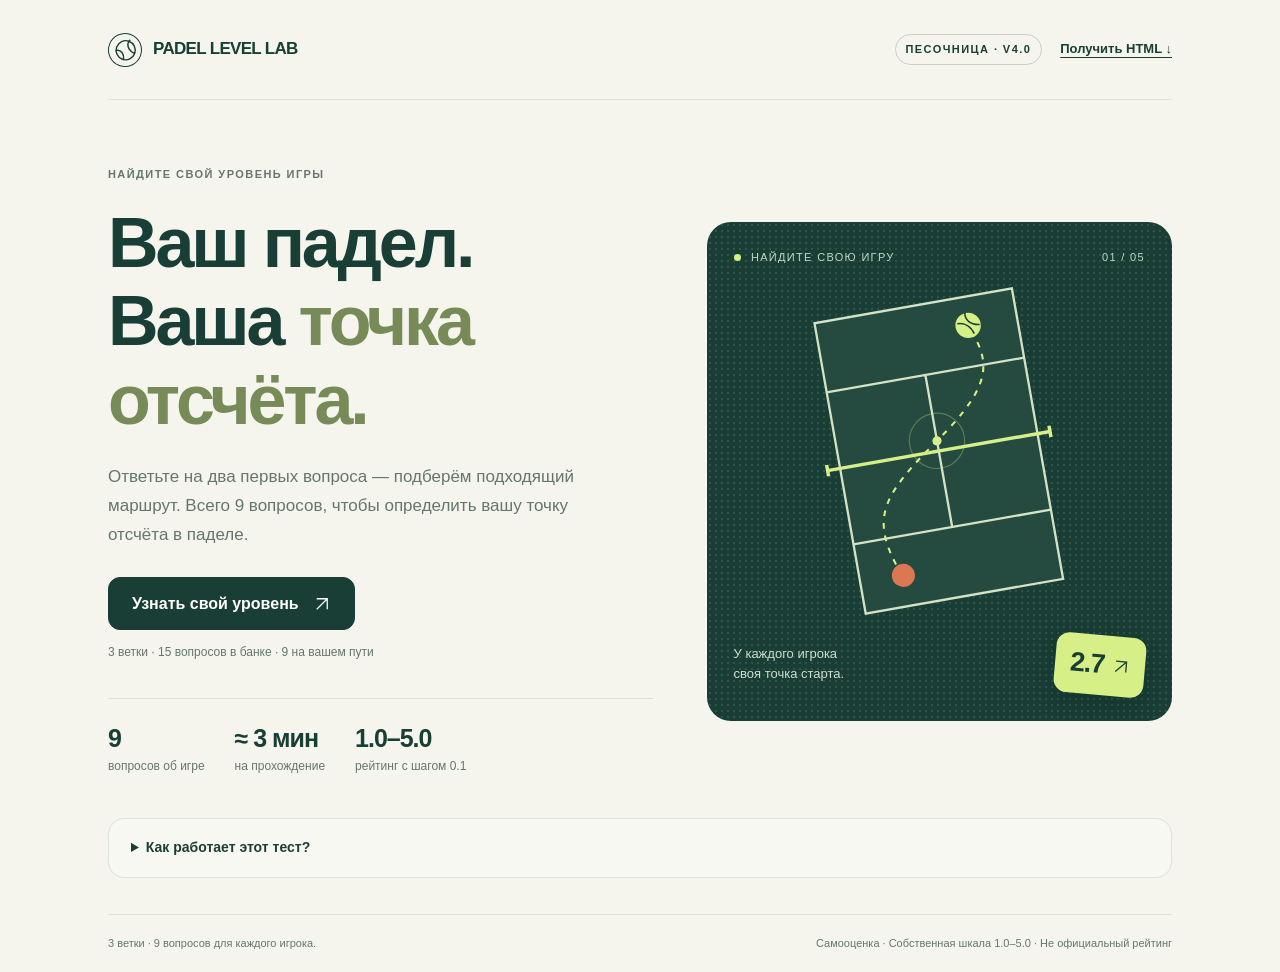
<file: index.html>
<!doctype html>
<html lang="ru">
<head>
  <meta charset="utf-8">
  <meta name="viewport" content="width=device-width, initial-scale=1, viewport-fit=cover">
  <meta name="theme-color" content="#183e35">
  <meta name="description" content="Адаптивный тест уровня игры в падел: 3 ветки, 15 вопросов в банке и 9 вопросов на прохождение. Рейтинг от 1.0 до 5.0.">
  <title>Padel Level Lab — узнай свой уровень</title>
  <style>
    :root { --ink:#183e35; --muted:#65766e; --paper:#f5f5ee; --white:#fffefa; --line:#dce2d7; --lime:#d6ef87; --orange:#dc7754; --soft:#edf1e7; --radius:24px; }
    * { box-sizing:border-box; }
    body { margin:0; background:var(--paper); color:var(--ink); font-family:Inter,ui-sans-serif,-apple-system,BlinkMacSystemFont,"Segoe UI",sans-serif; font-size:16px; line-height:1.55; -webkit-text-size-adjust:100%; text-size-adjust:100%; }
    button,input,textarea { font:inherit; }
    button { cursor:pointer; }
    button:disabled { cursor:default; opacity:.42; }
    button,a,input,textarea,summary { -webkit-tap-highlight-color:transparent; }
    :focus-visible { outline:3px solid #ac6b35; outline-offset:4px; }
    h1,h2,h3,p { margin:0; }
    h1,h2 { font-weight:650; letter-spacing:-.045em; line-height:1.12; }
    h1 { font-size:clamp(42px,6vw,70px); }
    h2 { font-size:clamp(28px,4vw,42px); }
    h3 { font-size:18px; letter-spacing:-.02em; }
    a { color:inherit; }
    .shell { max-width:1120px; margin:0 auto; padding:0 28px; padding-left:max(28px,env(safe-area-inset-left)); padding-right:max(28px,env(safe-area-inset-right)); }
    .header { min-height:100px; display:flex; align-items:center; justify-content:space-between; gap:16px; border-bottom:1px solid var(--line); position:sticky; top:0; z-index:5; background:var(--paper); }
    .brand { display:flex; align-items:center; gap:11px; font-size:17px; font-weight:750; letter-spacing:-.04em; }
    .brand-mark { width:34px; height:34px; flex-shrink:0; display:grid; place-items:center; border:1.5px solid var(--ink); border-radius:50%; transform:rotate(-25deg); }
    .brand-mark svg { width:23px; height:23px; }
    .header-actions { display:flex; align-items:center; gap:18px; }
    .badge,.eyebrow { font-size:11px; letter-spacing:.13em; text-transform:uppercase; font-weight:700; }
    .badge { border:1px solid #c7d1be; padding:6px 10px; border-radius:30px; white-space:nowrap; }
    .text-button { border:0; padding:8px 0; background:transparent; color:var(--ink); font-size:13px; font-weight:600; text-decoration:underline; text-underline-offset:4px; }
    main { padding:44px 0 36px; min-height:calc(100svh - 174px); }
    .hero { display:grid; grid-template-columns:1.17fr 1fr; gap:54px; align-items:center; padding:22px 0 40px; }
    .eyebrow { color:var(--muted); margin-bottom:21px; display:block; }
    .hero h1 span { color:#768b57; }
    .lead { color:var(--muted); font-size:17px; line-height:1.7; max-width:480px; margin:24px 0 27px; }
    .button { border:1px solid var(--ink); border-radius:12px; padding:15px 23px; display:inline-flex; align-items:center; justify-content:center; gap:14px; color:var(--white); background:var(--ink); font-weight:650; line-height:1.35; min-height:52px; transition:background .15s,transform .15s; }
    .button:hover:not(:disabled) { background:#28574a; transform:translateY(-1px); }
    .button.secondary { background:transparent; color:var(--ink); border-color:#c7d0c2; }
    .button.secondary:hover:not(:disabled) { background:var(--soft); }
    .button.lime { background:var(--lime); color:var(--ink); border-color:var(--lime); }
    .button.lime:hover:not(:disabled) { background:#e2f5ad; }
    .arrow { font-size:21px; line-height:1; }
    .icon { width:18px; height:18px; flex-shrink:0; vertical-align:middle; }
    .micro { font-size:12px; color:var(--muted); }
    .hero .micro { margin-top:13px; }
    .stats { display:flex; gap:30px; margin-top:36px; padding-top:24px; border-top:1px solid var(--line); }
    .stat strong { display:block; font-size:25px; line-height:1.2; font-weight:600; letter-spacing:-.04em; }
    .stat span { font-size:12px; color:var(--muted); }
    .court-card { overflow:hidden; position:relative; background:var(--ink); color:var(--white); border-radius:var(--radius); min-height:460px; padding:27px; display:flex; flex-direction:column; justify-content:space-between; }
    .court-card::before { content:""; position:absolute; inset:0; opacity:.11; background-image:radial-gradient(#fff 1px,transparent 1px); background-size:6px 6px; pointer-events:none; }
    .court-top,.court-bottom { display:flex; justify-content:space-between; align-items:center; position:relative; gap:12px; }
    .court-top { font-size:11px; letter-spacing:.12em; text-transform:uppercase; color:#c3d5c4; }
    .live-dot { width:7px; height:7px; border-radius:50%; background:var(--lime); display:inline-block; margin-right:6px; }
    .court { width:84%; margin:17px auto; transform:rotate(-10deg); overflow:visible; }
    .court-bottom p { font-size:13px; color:#cfddce; max-width:160px; }
    .rating-chip { background:var(--lime); color:var(--ink); padding:9px 15px; border-radius:13px; font-size:27px; letter-spacing:-.04em; font-weight:650; box-shadow:0 7px 20px #0b211b44; transform:rotate(5deg); display:inline-flex; align-items:center; gap:8px; }
    .method { border:1px solid var(--line); background:#ffffff44; border-radius:16px; padding:18px 22px; }
    summary { cursor:pointer; font-size:14px; font-weight:650; }
    .method p { margin-top:12px; color:var(--muted); font-size:14px; max-width:850px; }
    .method code { font-size:13px; color:var(--ink); white-space:normal; }
    .footer { border-top:1px solid var(--line); padding:20px 0; display:flex; justify-content:space-between; gap:14px; color:var(--muted); font-size:11px; }
    .quiz-layout { display:grid; grid-template-columns:230px minmax(0,1fr); gap:38px; align-items:start; }
    .sidebar { padding-top:12px; }
    .sidebar h2 { font-size:29px; margin:13px 0; }
    .sidebar p { color:var(--muted); font-size:13px; }
    .progress-track { height:5px; background:#dce4d4; border-radius:20px; overflow:hidden; margin:24px 0 10px; }
    .progress-fill { height:100%; background:var(--ink); transition:width .2s; }
    .step-list { display:grid; grid-template-columns:repeat(3,32px); gap:7px; margin:22px 0; }
    .step { aspect-ratio:1; display:grid; place-items:center; border-radius:50%; color:var(--muted); font-size:11px; background:transparent; border:1px solid #cdd7c6; padding:0; }
    .step.done { background:var(--lime); color:var(--ink); border-color:var(--lime); }
    .step.current { background:var(--ink); color:var(--white); border-color:var(--ink); }
    .sidebar-note { border-top:1px solid var(--line); padding-top:20px; }
    .route-label { margin:16px 0 8px; padding:10px 12px; border-radius:10px; background:var(--soft); color:var(--ink); font-size:12px; line-height:1.5; }
    .question-card { background:var(--white); border:1px solid var(--line); border-radius:var(--radius); padding:34px; }
    .question-meta { display:flex; justify-content:space-between; align-items:center; gap:12px; margin-bottom:23px; }
    .question-meta .eyebrow { margin:0; }
    .weight { font-size:11px; color:var(--muted); background:var(--soft); border-radius:20px; padding:5px 10px; white-space:nowrap; }
    .question-card h1 { font-size:clamp(25px,3.3vw,35px); line-height:1.22; margin-bottom:23px; }
    [tabindex="-1"]:focus { outline:none; }
    .explanation { padding:12px 15px; border-radius:12px; background:var(--soft); color:var(--muted); font-size:13px; margin:-5px 0 20px; }
    fieldset { border:0; padding:0; margin:0; min-width:0; }
    .sr-only { position:absolute; width:1px; height:1px; padding:0; margin:-1px; overflow:hidden; clip:rect(0,0,0,0); white-space:nowrap; border:0; }
    .options { display:grid; gap:10px; }
    .option { position:relative; display:flex; align-items:center; gap:13px; min-height:65px; padding:14px 16px; border:1px solid var(--line); border-radius:13px; cursor:pointer; transition:border-color .15s,background .15s; }
    .option:hover { background:#f5f7ef; border-color:#abbca2; }
    .option:has(input:checked) { background:#edf4dd; border-color:var(--ink); }
    .option:has(input:focus-visible) { outline:3px solid #ac6b35; outline-offset:2px; }
    .option input { position:absolute; width:1px; height:1px; opacity:0; }
    .letter { flex:0 0 29px; width:29px; height:29px; display:grid; place-items:center; border-radius:8px; border:1px solid #d4dbcc; font-size:12px; font-weight:650; color:var(--muted); background:var(--white); }
    .option:has(input:checked) .letter { background:var(--ink); color:var(--white); border-color:var(--ink); }
    .option-text { font-size:14px; line-height:1.5; }
    .question-nav { display:flex; justify-content:space-between; gap:15px; margin-top:26px; padding-top:23px; border-top:1px solid var(--line); }
    .question-nav .button { min-width:116px; font-size:14px; padding:13px 18px; }
    .question-help { text-align:center; margin-top:15px; font-size:11px; color:var(--muted); }
    .result-heading { margin:0 0 25px; display:flex; justify-content:space-between; gap:15px; align-items:end; }
    .result-heading .eyebrow { margin-bottom:9px; }
    .result-grid { display:grid; grid-template-columns:1fr 1fr; gap:22px; align-items:stretch; }
    .score-card { background:var(--ink); color:var(--white); border-radius:var(--radius); padding:29px; display:flex; flex-direction:column; align-items:center; justify-content:center; text-align:center; }
    .score-caption { color:#d0ddce; font-size:13px; }
    .score-ring { --progress:0%; width:210px; height:210px; border-radius:50%; background:conic-gradient(from -30deg,var(--lime) var(--progress),#ffffff20 0); padding:8px; margin:23px auto; }
    .score-inside { width:100%; height:100%; border-radius:50%; background:var(--ink); display:flex; flex-direction:column; justify-content:center; align-items:center; }
    .score-value { font-size:79px; line-height:1; font-weight:600; letter-spacing:-.07em; padding-right:5px; color:var(--lime); }
    .score-inside span:last-child { color:#c8d8c9; font-size:12px; margin-top:8px; }
    .score-card p:last-child { color:#d0ddce; font-size:13px; max-width:300px; }
    .panel { background:var(--white); border:1px solid var(--line); border-radius:var(--radius); padding:28px; }
    .panel > p { color:var(--muted); font-size:13px; margin:10px 0 21px; }
    .file-help h1 { font-size:clamp(28px,4vw,42px); }
    .fields { display:grid; grid-template-columns:1fr 1fr; gap:13px; }
    .field { display:flex; flex-direction:column; gap:7px; font-size:12px; color:var(--muted); }
    .field.full { grid-column:1 / -1; }
    input[type="text"],input[type="number"],textarea { width:100%; border:1px solid #cdd6c6; border-radius:10px; padding:11px 12px; color:var(--ink); background:var(--white); font-size:14px; }
    textarea { resize:vertical; min-height:78px; }
    .feedback-hint { font-size:12px; color:var(--muted); margin-top:13px; }
    .result-actions { display:flex; flex-wrap:wrap; gap:11px; margin:23px 0 13px; }
    .result-actions .button { font-size:14px; padding:13px 18px; }
    .status { font-size:13px; color:var(--ink); min-height:23px; }
    .details { margin-top:24px; }
    .details summary { padding:1px 0; }
    .formula { background:var(--soft); padding:15px 18px; border-radius:12px; margin:20px 0; font-size:14px; }
    .table-wrap { overflow-x:auto; }
    table { border-collapse:collapse; width:100%; font-size:13px; text-align:left; }
    th { font-size:11px; font-weight:650; color:var(--muted); }
    th,td { border-bottom:1px solid var(--line); padding:12px 9px; vertical-align:top; }
    th:first-child,td:first-child { padding-left:0; }
    td:not(:first-child),th:not(:first-child) { text-align:right; white-space:nowrap; }
    tfoot td { font-weight:700; border-bottom:0; }
    .details .micro { margin-top:16px; }
    .restart-row { display:flex; gap:22px; margin-top:22px; flex-wrap:wrap; }
    dialog { border:1px solid var(--line); border-radius:18px; max-width:600px; width:calc(100% - 32px); padding:25px; color:var(--ink); background:var(--white); }
    dialog::backdrop { background:#142b25aa; }
    dialog h2 { font-size:25px; margin-bottom:15px; }
    dialog textarea { min-height:230px; margin-bottom:15px; }
    .share-instructions { color:var(--muted); font-size:13px; margin:16px 0; padding-left:21px; }
    .share-instructions li { margin:7px 0; }
    .share-actions { display:flex; flex-wrap:wrap; gap:10px; margin:18px 0; }
    .share-actions .button { font-size:13px; padding:12px 16px; }
    #share-source { font:11px/1.5 ui-monospace,SFMono-Regular,Consolas,monospace; min-height:150px; }
    #share-status { margin-bottom:12px; }
    @media (max-width:800px) {
      .hero { gap:27px; grid-template-columns:1.1fr 1fr; }
      .court-card { min-height:405px; padding:22px; }
      .quiz-layout { grid-template-columns:180px minmax(0,1fr); gap:22px; }
      .question-card { padding:25px; }
      .stats { gap:21px; }
    }
    @media (max-width:640px) {
      .shell { padding:0 19px; padding-left:max(19px,env(safe-area-inset-left)); padding-right:max(19px,env(safe-area-inset-right)); }
      .header { min-height:77px; }
      .brand { font-size:15px; gap:8px; }
      .brand-mark { width:28px; height:28px; }
      .header-actions { gap:10px; }
      .header .badge { display:none; }
      .header .text-button { font-size:11px; white-space:nowrap; min-height:44px; }
      main { padding-top:26px; }
      .hero { grid-template-columns:1fr; padding:7px 0 25px; gap:30px; }
      .hero h1 { font-size:49px; }
      .lead { font-size:15px; margin:19px 0 22px; }
      .hero .button { width:100%; }
      .stats { margin-top:25px; justify-content:space-between; gap:10px; }
      .stat strong { font-size:23px; }
      .court-card { min-height:0; height:300px; padding:20px; }
      .court { width:205px; max-height:195px; margin:0 auto; }
      .court-bottom p { max-width:200px; font-size:11px; }
      .rating-chip { font-size:22px; padding:5px 12px; }
      .method { padding:16px; }
      .quiz-layout { grid-template-columns:1fr; gap:18px; }
      .sidebar { padding-top:0; }
      .sidebar .eyebrow { margin-bottom:6px; }
      .sidebar h2,.sidebar > p,.sidebar-note,.step-list { display:none; }
      .progress-track { margin:14px 0 7px; }
      .question-card { padding:22px 17px; border-radius:19px; }
      .question-card h1 { font-size:26px; }
      .question-meta { margin-bottom:18px; }
      .option { padding:12px; gap:11px; }
      .option-text { font-size:13px; }
      .letter { flex-basis:27px; width:27px; height:27px; }
      .question-nav { margin-top:20px; }
      .question-nav .button { min-width:0; padding:13px 16px; }
      .result-grid { grid-template-columns:1fr; gap:17px; }
      .result-heading h1 { font-size:35px; }
      .score-card,.panel { padding:23px 20px; }
      .score-ring { width:188px; height:188px; margin:18px auto; }
      .score-value { font-size:71px; }
      .result-actions { display:grid; grid-template-columns:1fr; }
      .fields { gap:11px; }
      .footer { flex-direction:column; gap:4px; padding:17px 0; padding-bottom:calc(17px + env(safe-area-inset-bottom)); }
    }
    @media (pointer:coarse) { input[type="text"],input[type="number"],textarea { font-size:16px; } }
    @media (max-width:360px) { .fields { grid-template-columns:1fr; } }
    @media (prefers-reduced-motion:reduce) { * { transition:none !important; scroll-behavior:auto !important; } }
    @media print {
      .header-actions,.footer,.result-actions,.restart-row,.status,dialog { display:none !important; }
      body { background:white; }
      main { padding-top:20px; }
      .score-card { background:white; color:var(--ink); border:1px solid var(--line); }
      .score-inside { background:white; }
      .score-value,.score-caption,.score-card p:last-child,.score-inside span:last-child { color:var(--ink); }
      .panel,.score-card { break-inside:avoid; }
    }
  </style>
</head>
<body>
  <div class="shell">
    <header class="header">
      <div class="brand"><span class="brand-mark" aria-hidden="true"><svg viewBox="0 0 24 24" fill="none" stroke="currentColor" stroke-width="1.5"><path d="M12 2a10 10 0 0 0 0 20M12 2a10 10 0 0 1 0 20M3 8c5 1 6 7 3 12M21 4c-6 2-7 9-2 15"/></svg></span> PADEL LEVEL LAB</div>
      <div class="header-actions"><span class="badge">Песочница · v4.0</span><button class="text-button" type="button" id="download-test">Получить HTML ↓</button></div>
    </header>
    <main id="app">
      <section class="panel file-help" aria-labelledby="file-help-title">
        <span class="eyebrow">Тест уровня игры в падел</span>
        <h1 id="file-help-title">Для прохождения откройте страницу в браузере</h1>
        <p>Если тест не появился, просмотрщик файла мог заблокировать его запуск. На iPhone такое бывает при открытии HTML из «Файлов» или мессенджера.</p>
        <p>Попросите у отправителя веб-ссылку на тест и откройте её в Safari или Chrome. Отправителю нужно разместить страницу на сайте: повторное скачивание HTML не снимает ограничение просмотрщика.</p>
      </section>
    </main>
    <noscript><p>Тесту нужен JavaScript. Откройте веб-страницу теста в Safari или Chrome с включённым JavaScript.</p></noscript>
    <footer class="footer"><span>3 ветки · 9 вопросов для каждого игрока.</span><span>Самооценка · Собственная шкала 1.0–5.0 · Не официальный рейтинг</span></footer>
  </div>
  <dialog id="copy-dialog" aria-labelledby="copy-dialog-title">
    <h2 id="copy-dialog-title">Ваш результат</h2>
    <p class="micro">Автокопирование недоступно в этом браузере. Выделите и скопируйте текст ниже.</p>
    <textarea id="copy-text" aria-label="Результат для копирования" readonly></textarea>
    <button type="button" class="button" id="close-dialog">Готово</button>
  </dialog>
  <dialog id="share-dialog" aria-labelledby="share-title">
    <h2 id="share-title">Забрать тест себе</h2>
    <p class="micro">Один HTML-файл для вас и ваших друзей. Он работает без интернета. Ваши ответы и комментарии в него не попадут.</p>
    <p class="micro">На iPhone отправляйте ссылку на опубликованную страницу: просмотрщик скачанного HTML в «Файлах» или мессенджере может не запускать тест. Если страница уже открыта по веб-ссылке, поделитесь адресом через меню браузера.</p>
    <div class="share-actions">
      <button class="button" type="button" id="save-html">Скачать .html ↓</button>
      <button class="button secondary" type="button" id="copy-html">Скопировать код</button>
    </div>
    <p class="micro">Если скачивание в предпросмотре недоступно, сохраните код вручную:</p>
    <ol class="share-instructions">
      <li>Нажмите «Скопировать код». Если браузер не разрешает копирование, выделите код ниже и нажмите Ctrl+C (на Mac — ⌘C).</li>
      <li>Вставьте код в Блокнот или другой редактор обычного текста. Сохраните как <strong>padel-test.html</strong>, тип файла — «Все файлы», кодировка — UTF-8. Расширения .txt в конце быть не должно.</li>
      <li>Откройте сохранённый файл в браузере на компьютере. Для друзей с iPhone разместите файл как веб-страницу и отправьте её ссылку.</li>
    </ol>
    <textarea id="share-source" aria-label="Полный HTML-код теста" readonly spellcheck="false" wrap="off"></textarea>
    <div id="share-status" class="status" role="status" aria-live="polite"></div>
    <button class="button secondary" type="button" id="close-share">Закрыть</button>
  </dialog>
  <script>
    'use strict';
    const TEST_VERSION = 'padel-level-lab-4.0';
    const LETTERS = ['A', 'B', 'C', 'D', 'E'];
    const QUESTIONS = [
      {
        id:'experience', short:'Опыт игры', weight:1, group:'easy',
        title:'Сколько у вас опыта игры в падел?',
        options:[
          'Ещё не играл или попробовал всего 1–2 раза.',
          'Начал недавно: играю меньше трёх месяцев.',
          'Играю от трёх месяцев до года.',
          'Играю от года до двух лет.',
          'Играю больше двух лет.'
        ]
      },
      {
        id:'rally', short:'Поддержание розыгрыша', weight:1, group:'easy',
        title:'Получается ли у вас несколько раз подряд вернуть мяч без ошибки?',
        options:[
          'Часто ошибаюсь уже на первом или втором мяче.',
          'Обычно возвращаю 3–5 удобных мячей подряд.',
          'На спокойной скорости поддерживаю розыгрыш из 6–10 ударов.',
          'Могу долго держать мяч в игре справа и слева, но при ускорениях ещё ошибаюсь.',
          'Уверенно поддерживаю быстрый розыгрыш и могу менять направление и высоту мяча.'
        ]
      },
      {
        id:'serve-return', short:'Подача и приём', weight:1, group:'easy',
        title:'Насколько уверенно вы подаёте и принимаете подачу?',
        explanation:'Если подача и приём получаются по-разному, ориентируйтесь на то, что даётся сложнее.',
        options:[
          'Пока осваиваю правила и часто не могу ввести мяч в игру.',
          'Иногда подаю и принимаю удачно, но ошибок ещё много.',
          'Обычно начинаю розыгрыш без ошибки, если мяч не слишком сложный.',
          'Стабильно подаю и принимаю, стараюсь направить мяч в выбранную часть корта.',
          'Уверенно выбираю направление и глубину, чтобы получить удобный следующий удар.'
        ]
      },
      {
        id:'positioning', short:'Позиция и движение', weight:1, group:'easy',
        title:'Понимаете ли вы, где стоять и куда двигаться во время игры?',
        options:[
          'Часто не понимаю, где моя позиция и чей это мяч.',
          'Знаю основные места на корте, но часто оказываюсь далеко от мяча.',
          'Обычно занимаю удобную позицию, но в быстрых розыгрышах теряюсь.',
          'Двигаюсь вместе с партнёром, прикрываю свободное место и вовремя возвращаюсь назад.',
          'Заранее читаю действия соперников и постоянно подстраиваю позицию вместе с партнёром.'
        ]
      },
      {
        id:'glass-defense', short:'Игра после стекла', weight:3, group:'game', foundation:true,
        title:'Как вы возвращаете мяч после отскока от стекла?',
        explanation:'Вспомните мячи у задней стенки и в углу: успеваете ли вы подойти к отскоку и направить ответ?',
        options:[
          'Обычно теряю такой мяч или стараюсь не допустить отскока от стекла.',
          'Возвращаю простой медленный мяч от заднего стекла, но в углу часто ошибаюсь.',
          'Часто возвращаю обычный мяч от заднего стекла; сложные отскоки в углу пока даются тяжело.',
          'В матчах уверенно играю от заднего стекла и после двух стенок, могу выбрать направление ответа.',
          'Даже при быстрых и низких отскоках сохраняю контроль, направляю ответ и успеваю восстановить позицию.'
        ]
      },
      {
        id:'lob', short:'Свеча', weight:3, group:'game', foundation:true,
        title:'Получается ли у вас перебросить соперников у сетки — сыграть свечу?',
        explanation:'Свеча — высокий мяч над соперниками. Хорошая свеча заставляет их отойти назад и даёт вам время занять удобную позицию.',
        options:[
          'Часто попадаю в сетку, бью за корт или оставляю соперникам удобный мяч для атаки.',
          'Иногда перебрасываю соперников с удобного мяча, но длину пока контролирую плохо.',
          'С удобного мяча часто выполняю глубокую свечу, но в движении или из защиты ошибаюсь.',
          'В матчах выполняю глубокую свечу и из защиты, чтобы восстановить позицию или выйти вперёд.',
          'При быстрой игре уверенно выбираю высоту, глубину и направление свечи и использую её в подходящий момент.'
        ]
      },
      {
        id:'volley', short:'Воллей — удар с лёта', weight:3, group:'technical', foundation:true,
        title:'Воллей: как вы играете с лёта у сетки?',
        explanation:'Воллей — удар до отскока мяча от пола. Оценивайте и правую, и левую сторону по той, которая получается менее уверенно.',
        options:[
          'Пока редко играю с лёта или часто ошибаюсь даже на удобном мяче.',
          'Возвращаю простые мячи, но быстрые и низкие часто не успеваю обработать.',
          'Стабильно играю с лёта на средней скорости, но сложные мячи часто поднимаю под атаку.',
          'В матчах делаю короткое движение ракеткой, справляюсь с быстрыми и низкими мячами и направляю ответ.',
          'На высоком темпе управляю глубиной и направлением, смягчаю быстрые мячи и сохраняю давление несколькими ударами подряд.'
        ]
      },
      {
        id:'bandeja', short:'Бандеха', weight:3, group:'technical',
        title:'Бандеха: как вы возвращаете высокие мячи, сохраняя сетку?',
        explanation:'Бандеха (bandeja) — контролируемый удар над головой в ответ на свечу. Его цель — вернуть мяч с контролем и остаться в выгодной позиции у сетки.',
        options:[
          'Пока не выполняю такой удар или обычно пропускаю высокий мяч к стеклу.',
          'Пробую на удобных мячах, но в матче часто теряю равновесие или направление.',
          'С удобной позиции контролирую удар, но при отходе назад часто оставляю короткий высокий мяч.',
          'В матчах успеваю отойти под мяч, направляю удар в нужную зону и возвращаюсь к сетке.',
          'Даже после глубоких свечей и под давлением сохраняю качество, меняю направление и удерживаю позицию у сетки.'
        ]
      },
      {
        id:'bajada', short:'Бахада', weight:3, group:'technical',
        title:'Бахада: как вы атакуете после высокого отскока от стекла?',
        explanation:'Бахада (bajada) — атакующий удар после высокого отскока от заднего стекла. Нужно вовремя подойти к мячу и направить его в неудобное для соперников место.',
        options:[
          'Пока не выполняю такой удар: стараюсь просто вернуть мяч в игру.',
          'Пробую атаковать, но часто опаздываю или ошибаюсь из-за слишком сильного удара.',
          'Атакую удобный высокий отскок, но в матче точность и качество пока нестабильны.',
          'В матчах вовремя подхожу к отскоку, атакую в выбранную зону и готовлю следующий удар.',
          'При быстрой игре читаю отскок и позицию соперников, точно направляю мяч в ноги или свободное место и продолжаю атаку.'
        ]
      },
      {
        id:'starter-contact', short:'Контакт с мячом', weight:1, group:'easy',
        title:'Легко ли вам попасть ракеткой по спокойному удобному мячу?',
        options:[
          'Пока часто промахиваюсь или только собираюсь попробовать игру.',
          'Иногда попадаю удачно, но контакт с мячом ещё непредсказуемый.',
          'Регулярно попадаю по спокойному мячу, но не всегда возвращаю его через сетку.',
          'Уверенно возвращаю удобный мяч через сетку справа и слева.',
          'На обычной скорости хорошо контролирую контакт и могу направить удобный мяч.'
        ]
      },
      {
        id:'starter-direction', short:'Направление простого удара', weight:1, group:'easy',
        title:'Получается ли направить простой мяч в выбранную сторону?',
        options:[
          'Пока стараюсь просто коснуться мяча; направление не выбираю.',
          'Иногда попадаю в нужную сторону, но чаще мяч летит случайно.',
          'С удобного мяча могу выбрать левую или правую половину корта.',
          'Обычно направляю спокойный мяч в выбранную половину и контролирую силу.',
          'Уверенно направляю удобные мячи в разные зоны, делаю их короче или глубже.'
        ]
      },
      {
        id:'starter-recovery', short:'Готовность к следующему мячу', weight:1, group:'easy',
        title:'После своего удара успеваете ли вы подготовиться к следующему мячу?',
        options:[
          'Обычно остаюсь на месте и поздно замечаю следующий мяч.',
          'Вспоминаю о подготовке, но часто начинаю двигаться слишком поздно.',
          'После спокойного удара возвращаюсь в удобное место и поднимаю ракетку.',
          'Обычно успеваю восстановить позицию, смотрю на соперника и готовлю ракетку.',
          'Регулярно готовлюсь к следующему удару заранее, даже если пришлось побежать за мячом.'
        ]
      },
      {
        id:'developing-low', short:'Низкие и неудобные мячи', weight:2, group:'game',
        title:'Как вы возвращаете низкий мяч, к которому приходится подбежать?',
        options:[
          'Чаще всего не успеваю к мячу или не могу его вернуть.',
          'Иногда успеваю, но обычно отправляю мяч в сетку или за корт.',
          'На спокойной скорости возвращаю такой мяч, но часто оставляю сопернику удобную атаку.',
          'В матчах подхожу ногами, возвращаю мяч с запасом и стараюсь восстановить позицию.',
          'При быстрой игре сохраняю контроль низкого мяча и выбираю высоту и глубину ответа.'
        ]
      },
      {
        id:'developing-net', short:'Простая игра у сетки', weight:2, group:'game',
        title:'Получается ли у сетки вернуть мяч до его отскока от пола?',
        explanation:'Вспомните короткие удары рядом с сеткой: успеваете ли подставить ракетку и сохранить контроль?',
        options:[
          'Пока избегаю таких ударов или часто ошибаюсь даже на удобном мяче.',
          'Возвращаю простой медленный мяч, но быстрые мячи вызывают трудности.',
          'На средней скорости играю справа и слева, но низкие мячи часто поднимаю под атаку.',
          'В матчах делаю короткое движение ракеткой и направляю ответ, в том числе с неудобного мяча.',
          'При быстрой игре меняю направление и глубину, смягчаю сильные мячи и удерживаю позицию у сетки.'
        ]
      },
      {
        id:'developing-high', short:'Контроль высокого мяча', weight:2, group:'game',
        title:'Получается ли вернуть высокий мяч над головой, сохраняя равновесие?',
        options:[
          'Часто промахиваюсь или стараюсь пропустить мяч назад.',
          'Возвращаю удобный высокий мяч, но плохо контролирую направление.',
          'Из спокойной позиции направляю мяч через сетку, но при отходе назад часто ошибаюсь.',
          'В матчах успеваю переместиться под высокий мяч, направляю ответ и возвращаюсь вперёд.',
          'Даже при глубоком высоком мяче и в движении сохраняю контроль, выбираю направление и удобную позицию.'
        ]
      }
    ];

    const QUESTION_COUNT = 9;
    const QUESTION_BY_ID = Object.fromEntries(QUESTIONS.map(question => [question.id, question]));
    const SHARED_IDS = ['experience','rally','serve-return','positioning','glass-defense','lob'];
    const BRANCHES = {
      beginner:{id:'beginner',number:1,name:'Первые шаги',condition:'Оба первых ответа — A или B',tailIds:['starter-contact','starter-direction','starter-recovery'],keySkillIds:['rally','glass-defense','lob']},
      developing:{id:'developing',number:2,name:'Уверенная база',condition:'Ровно один из первых ответов — A или B',tailIds:['developing-low','developing-net','developing-high'],keySkillIds:['rally','glass-defense','lob']},
      standard:{id:'standard',number:3,name:'Полный тест',condition:'Оба первых ответа — C, D или E',tailIds:['volley','bandeja','bajada'],keySkillIds:['glass-defense','lob','volley']}
    };
    const TAIL_IDS = Object.values(BRANCHES).flatMap(branch => branch.tailIds);
    const MAX_POINTS = [...SHARED_IDS,...BRANCHES.standard.tailIds].reduce((total,id) => total + 4 * QUESTION_BY_ID[id].weight, 0);
    const SCORING = Object.freeze({ fundamentalsShare:0.2, exponent:1.25 });

    const app = document.getElementById('app');
    const INITIAL_MARKUP = app.innerHTML;
    let answers = createAnswers();
    let currentQuestion = 0;
    let completedAt = null;
    let feedback = { name:'', knownRating:'', comment:'' };

    function escapeHtml(value) {
      return String(value).replace(/[&<>"']/g, character => ({'&':'&amp;','<':'&lt;','>':'&gt;','"':'&quot;',"'":'&#39;'}[character]));
    }

    function createAnswers() {
      return Object.fromEntries(QUESTIONS.map(question => [question.id,null]));
    }

    function isAnswer(value) {
      return Number.isInteger(value) && value >= 0 && value <= 4;
    }

    function getBranch(responses = answers) {
      if (!responses || !isAnswer(responses.experience) || !isAnswer(responses.rally)) return null;
      const lowCount = Number(responses.experience <= 1) + Number(responses.rally <= 1);
      return lowCount === 2 ? BRANCHES.beginner : lowCount === 1 ? BRANCHES.developing : BRANCHES.standard;
    }

    function getActiveQuestions(responses = answers) {
      const branch = getBranch(responses);
      return (branch ? [...SHARED_IDS,...branch.tailIds] : SHARED_IDS.slice(0,2)).map(id => QUESTION_BY_ID[id]);
    }

    function recordAnswer(id,value) {
      if (!QUESTION_BY_ID[id] || !isAnswer(value)) throw new Error('Некорректный ответ.');
      const previousBranch = getBranch(answers)?.id;
      answers[id] = value;
      if (previousBranch !== getBranch(answers)?.id) {
        TAIL_IDS.forEach(tailId => { answers[tailId] = null; });
      }
      completedAt = null;
    }

    function calculateResult(selectedAnswers) {
      const branch = getBranch(selectedAnswers);
      const questions = getActiveQuestions(selectedAnswers);
      if (!branch || questions.length !== QUESTION_COUNT || !questions.every(question => isAnswer(selectedAnswers[question.id]))) {
        throw new Error(`Для расчёта нужно ответить на все ${QUESTION_COUNT} вопросов.`);
      }
      const weightedPoints = questions.reduce((total,question) => total + selectedAnswers[question.id] * question.weight, 0);
      const availableMaxPoints = questions.reduce((total,question) => total + 4 * question.weight, 0);
      const weakestFoundationPoints = Math.min(...branch.keySkillIds.map(id => selectedAnswers[id]));
      const normalizedWeightedScore = weightedPoints / MAX_POINTS;
      const effectiveScore = (1 - SCORING.fundamentalsShare) * normalizedWeightedScore + SCORING.fundamentalsShare * weakestFoundationPoints / 4;
      const rating = Math.round((1 + 4 * Math.pow(effectiveScore, SCORING.exponent)) * 10) / 10;
      return { branchId:branch.id,branchName:branch.name,weightedPoints,availableMaxPoints,maxPoints:MAX_POINTS,normalizedWeightedScore,weakestFoundationPoints,effectiveScore,rating };
    }

    function focusHeading() {
      app.querySelector('h1')?.focus({preventScroll:true});
      window.scrollTo({top:0, behavior:'instant'});
    }

    function renderIntro() {
      app.innerHTML = `
        <section class="hero" aria-labelledby="intro-title">
          <div>
            <span class="eyebrow">Найдите свой уровень игры</span>
            <h1 id="intro-title" tabindex="-1">Ваш падел.<br>Ваша <span>точка<br>отсчёта.</span></h1>
            <p class="lead">Ответьте на два первых вопроса — подберём подходящий маршрут. Всего ${QUESTION_COUNT} вопросов, чтобы определить вашу точку отсчёта в паделе.</p>
            <button type="button" class="button" id="start-test">Узнать свой уровень <svg class="icon" viewBox="0 0 24 24" fill="none" stroke="currentColor" stroke-width="1.7" aria-hidden="true"><path d="M5 19 19 5M5 5h14v14"/></svg></button>
            <p class="micro">3 ветки · ${QUESTIONS.length} вопросов в банке · ${QUESTION_COUNT} на вашем пути</p>
            <div class="stats"><div class="stat"><strong>${QUESTION_COUNT}</strong><span>вопросов об игре</span></div><div class="stat"><strong>≈ 3 мин</strong><span>на прохождение</span></div><div class="stat"><strong>1.0–5.0</strong><span>рейтинг с шагом 0.1</span></div></div>
          </div>
          <div class="court-card" aria-hidden="true">
            <div class="court-top"><span><i class="live-dot"></i> Найдите свою игру</span><span>01 / 05</span></div>
            <svg class="court" viewBox="0 0 300 290" fill="none">
              <path d="M63 17h174v256H63z" fill="#254b40" stroke="#d5e2c5" stroke-width="2"/>
              <path d="M63 78h174M63 212h174M150 78v134" stroke="#d5e2c5" stroke-width="2"/>
              <path d="M52 145h196" stroke="#d6ef87" stroke-width="3"/>
              <path d="M52 140v10M248 140v10" stroke="#d6ef87" stroke-width="3"/>
              <path d="M100 246c-20-53-7-70 50-110s58-59 44-94" stroke="#d6ef87" stroke-width="1.8" stroke-dasharray="5 6"/>
              <circle cx="101" cy="246" r="10" fill="#dc7754"/>
              <circle cx="194" cy="42" r="11" fill="#d6ef87"/>
              <path d="M185 39c6 0 11 4 13 11M193 31c-1 6 3 11 11 12" stroke="#183e35" stroke-width="1.3"/>
              <circle cx="150" cy="136" r="24" stroke="#d6ef87" stroke-opacity=".3"/>
              <circle cx="150" cy="136" r="4" fill="#d6ef87"/>
            </svg>
            <div class="court-bottom"><p>У каждого игрока<br>своя точка старта.</p><span class="rating-chip">2.7 <svg class="icon" viewBox="0 0 24 24" fill="none" stroke="currentColor" stroke-width="1.7"><path d="M5 19 19 5M5 5h14v14"/></svg></span></div>
          </div>
        </section>
        <details class="method"><summary>Как работает этот тест?</summary>
          <p>Первые два вопроса определяют маршрут. Если оба ответа — A или B, выбирается ветка «Первые шаги». Если ровно один — A или B, выбирается «Уверенная база». Если оба ответа — C, D или E, выбирается «Полный тест».</p>
          <p>В банке ${QUESTIONS.length} вопросов, каждый проходит ${QUESTION_COUNT}. Вопросы 1–6 общие: опыт, розыгрыш, подача, перемещение, стекло и свеча. Последние три зависят от ветки. В первых двух ветках нет вопросов с названиями «бандеха» и «бахада».</p>
          <p>В игровых вопросах ориентируйтесь на последние пять матчей, включая ошибки. Если играли меньше, отвечайте по имеющемуся опыту. Выбирайте то, что получается регулярно; если сомневаетесь между вариантами, выбирайте более низкий.</p>
          <p>Ответы A–E дают от 0 до 4 баллов. Общие вопросы 1–4 имеют вес ×1, стекло и свеча — ×3. Последние три вопроса весят ×1 в первой ветке, ×2 во второй и ×3 в третьей. Простые вопросы подтверждают более ограниченный набор навыков.</p>
          <p>Для сравнения веток используем общую базу ${MAX_POINTS} баллов. Индекс: 80% от суммы с весами и 20% от самого слабого ключевого навыка. В первых двух ветках ключевые навыки — розыгрыш, стекло и свеча; в третьей — стекло, свеча и воллей. <code>Рейтинг = округлить до десятых (1 + 4 × индекс^${SCORING.exponent})</code>.</p>
          <p>Калибровка полного теста соответствует версии 3.1: все ответы C дают 2.7, максимальные ответы на первые четыре и C на остальные — 3.0. В простых ветках высокие ответы на лёгкие вопросы не приравниваются к владению сложной техникой.</p>
          <p>Версия 4.0 — экспериментальная самооценка по собственной шкале. Веса новых вопросов ещё нужно проверить по матчам и оценкам тренеров. Итог нельзя напрямую приравнять к рейтингу другой платформы.</p>
          <p>Ответы хранятся только в памяти этой вкладки и исчезнут после обновления страницы. Тест ничего не отправляет на сервер. Результатом можно поделиться вручную.</p>
        </details>`;
      document.getElementById('start-test').addEventListener('click', () => { renderQuestion(); focusHeading(); });
    }

    function renderQuestion() {
      const questions = getActiveQuestions();
      const branch = getBranch();
      if (currentQuestion >= questions.length) currentQuestion = 0;
      const question = questions[currentQuestion];
      const answeredCount = questions.filter(item => isAnswer(answers[item.id])).length;
      const steps = Array.from({length:QUESTION_COUNT},(_,index) => questions[index] || null);
      app.innerHTML = `
        <div class="quiz-layout">
          <aside class="sidebar" aria-label="Прогресс теста">
            <span class="eyebrow">Ваш игровой профиль</span>
            <h2>Каждый удар<br>имеет значение.</h2>
            <p>Отвечайте по обычной игре. После первых двух ответов подберём подходящие вопросы.</p>
            <div class="route-label" role="status">${branch ? `Ветка ${branch.number} · ${escapeHtml(branch.name)}` : 'Маршрут определится после двух ответов'}</div>
            <div class="progress-track" role="progressbar" aria-label="Вопросов отвечено" aria-valuemin="0" aria-valuemax="${QUESTION_COUNT}" aria-valuenow="${answeredCount}"><div class="progress-fill" style="width:${answeredCount / QUESTION_COUNT * 100}%"></div></div>
            <div class="micro" id="progress-caption">Отвечено ${answeredCount} из ${QUESTION_COUNT}</div>
            <nav class="step-list" aria-label="Перейти к вопросу">${steps.map((item,index) => `<button type="button" class="step ${item && isAnswer(answers[item.id]) ? 'done' : ''} ${index === currentQuestion ? 'current' : ''}" data-step="${index}" aria-label="Вопрос ${index+1}${item ? ': '+escapeHtml(item.short) : ' — после первых двух ответов'}" ${!item ? 'disabled' : ''} ${index === currentQuestion ? 'aria-current="step"' : ''}>${index+1}</button>`).join('')}</nav>
            <p class="sidebar-note">Рейтинг будет доступен после всех ${QUESTION_COUNT} ответов. Если изменить первые ответы, маршрут может поменяться.</p>
          </aside>
          <section class="question-card" aria-labelledby="question-title">
            <div class="question-meta"><span class="eyebrow">Вопрос ${String(currentQuestion+1).padStart(2,'0')} / ${QUESTION_COUNT}</span><span class="weight">${question.group === 'easy' ? 'Общее' : question.group === 'technical' ? 'Техника' : 'Игра'} · Вес ×${question.weight}</span></div>
            <h1 id="question-title" tabindex="-1">${escapeHtml(question.title)}</h1>
            ${question.explanation ? `<p class="explanation" id="question-explanation">${escapeHtml(question.explanation)}</p>` : ''}
            <fieldset ${question.explanation ? 'aria-describedby="question-explanation"' : ''}>
              <legend class="sr-only">${escapeHtml(question.title)} Выберите один ответ.</legend>
              <div class="options">${question.options.map((option,index) => `
                <label class="option"><input type="radio" name="answer" value="${index}" ${answers[question.id] === index ? 'checked' : ''}><span class="letter" aria-hidden="true">${LETTERS[index]}</span><span class="option-text">${escapeHtml(option)}</span></label>`).join('')}
              </div>
            </fieldset>
            <div class="question-nav">
              <button type="button" class="button secondary" id="previous">${currentQuestion === 0 ? 'К началу' : '← Назад'}</button>
              <button type="button" class="button" id="next" ${!isAnswer(answers[question.id]) ? 'disabled' : ''}>${currentQuestion === QUESTION_COUNT - 1 ? 'Мой результат' : 'Далее'} <span class="arrow" aria-hidden="true">→</span></button>
            </div>
            <p class="question-help">${question.id === 'experience' ? 'Выберите подходящий вариант опыта. Игровые навыки будут дальше.' : 'Оценивайте обычную игру. Если сомневаетесь между вариантами, выбирайте более низкий.'}</p>
          </section>
        </div>`;

      app.querySelectorAll('input[name="answer"]').forEach(input => input.addEventListener('change', event => {
        const value = Number(event.target.value);
        recordAnswer(question.id,value);
        if (question.id === 'experience' || question.id === 'rally') {
          renderQuestion();
          app.querySelector(`input[name="answer"][value="${value}"]`).focus({preventScroll:true});
          return;
        }
        document.getElementById('next').disabled = false;
        const count = getActiveQuestions().filter(item => isAnswer(answers[item.id])).length;
        app.querySelector('[role="progressbar"]').setAttribute('aria-valuenow',count);
        app.querySelector('.progress-fill').style.width = `${count / QUESTION_COUNT * 100}%`;
        document.getElementById('progress-caption').textContent = `Отвечено ${count} из ${QUESTION_COUNT}`;
        app.querySelector(`[data-step="${currentQuestion}"]`).classList.add('done');
      }));
      app.querySelectorAll('[data-step]').forEach(button => button.addEventListener('click', () => {
        const index = Number(button.dataset.step);
        if (index >= getActiveQuestions().length) return;
        currentQuestion = index; renderQuestion(); focusHeading();
      }));
      document.getElementById('previous').addEventListener('click', () => {
        if (currentQuestion === 0) renderIntro();
        else { currentQuestion--; renderQuestion(); }
        focusHeading();
      });
      document.getElementById('next').addEventListener('click', () => {
        if (!isAnswer(answers[question.id])) return;
        const active = getActiveQuestions();
        if (currentQuestion + 1 < active.length) {
          currentQuestion++; renderQuestion();
        } else {
          const missing = active.findIndex(item => !isAnswer(answers[item.id]));
          if (missing !== -1) { currentQuestion = missing; renderQuestion(); }
          else if (getBranch() && active.length === QUESTION_COUNT) {
            completedAt = new Date().toISOString(); renderResult();
          }
        }
        focusHeading();
      });
    }

    function renderResult() {
      const result = calculateResult(answers);
      const branch = getBranch();
      const questions = getActiveQuestions();
      const weakestFoundationNames = branch.keySkillIds.filter(id => answers[id] === result.weakestFoundationPoints).map(id => QUESTION_BY_ID[id].short).join(', ');
      app.innerHTML = `
        <div class="result-heading"><div><span class="eyebrow">${QUESTION_COUNT} из ${QUESTION_COUNT} · Ветка ${branch.number}: ${escapeHtml(branch.name)}</span><h1 tabindex="-1">Ваша точка отсчёта.</h1></div></div>
        <div class="result-grid">
          <section class="score-card" aria-label="Результат теста">
            <span class="score-caption">Ваш предварительный рейтинг</span>
            <div class="score-ring" style="--progress:${(result.rating-1)/4*100}%"><div class="score-inside"><strong class="score-value" id="rating">${result.rating.toFixed(1)}</strong><span>по шкале от 1.0 до 5.0</span></div></div>
            <p>Результат основан на ваших ответах. Его стоит уточнить по матчам с игроками известного уровня.</p>
          </section>
          <section class="panel" aria-labelledby="feedback-title">
            <h3 id="feedback-title">Помогите проверить точность</h3>
            <p>Необязательно: добавьте известный уровень и пару слов о результате. Они попадут в отчёт, которым вы поделитесь.</p>
            <div class="fields">
              <label class="field">Имя или ник<input type="text" id="player-name" maxlength="80" autocomplete="off" placeholder="Как вас зовут?" value="${escapeHtml(feedback.name)}"></label>
              <label class="field">Известный уровень<input type="number" id="known-rating" min="1" max="5" step="0.1" inputmode="decimal" placeholder="Например, 2.5" value="${escapeHtml(feedback.knownRating)}"></label>
              <label class="field full">Ваш комментарий<textarea id="player-comment" maxlength="1500" placeholder="Похоже на ваш уровень? Если сравниваете с другой шкалой, укажите платформу.">${escapeHtml(feedback.comment)}</textarea></label>
            </div>
            <p class="feedback-hint">Поля не меняют расчёт рейтинга. Сравнение с другой шкалой — только для обратной связи.</p>
          </section>
        </div>
        <div class="result-actions"><button type="button" class="button" id="copy-result">Скопировать результат <svg class="icon" viewBox="0 0 24 24" fill="none" stroke="currentColor" stroke-width="1.7" aria-hidden="true"><path d="M5 19 19 5M5 5h14v14"/></svg></button><button type="button" class="button secondary" id="download-result">Скачать отчёт .json ↓</button></div>
        <div class="status" id="result-status" role="status" aria-live="polite"></div>
        <details class="panel details"><summary>Разобрать результат · ${result.weightedPoints} из ${result.availableMaxPoints} баллов маршрута</summary>
          <div class="formula">
            <p>Маршрут: <strong>${escapeHtml(branch.name)}</strong>. Доступно ${result.availableMaxPoints} баллов, общая база сравнения веток — ${result.maxPoints}.</p>
            <p>Минимум ключевых навыков: <strong>${result.weakestFoundationPoints} из 4</strong> — ${escapeHtml(weakestFoundationNames)}.</p>
            <p>Индекс = 0.8 × (${result.weightedPoints} ÷ ${result.maxPoints}) + 0.2 × (${result.weakestFoundationPoints} ÷ 4) ≈ ${result.effectiveScore.toFixed(3)}.</p>
            <p>Рейтинг = 1 + 4 × индекс^${SCORING.exponent} = <strong>${result.rating.toFixed(1)}</strong> после округления до десятых.</p>
          </div>
          <div class="table-wrap"><table><thead><tr><th scope="col">Навык</th><th scope="col">Ответ</th><th scope="col">Балл</th><th scope="col">Вес</th><th scope="col">Итого</th></tr></thead><tbody>
            ${questions.map((question,index) => `<tr><td>${index+1}. ${escapeHtml(question.short)}</td><td>${LETTERS[answers[question.id]]}</td><td>${answers[question.id]}</td><td>×${question.weight}</td><td>${answers[question.id]*question.weight} / ${4*question.weight}</td></tr>`).join('')}
          </tbody><tfoot><tr><td colspan="4">Сумма с учётом весов</td><td>${result.weightedPoints} / ${result.availableMaxPoints}</td></tr></tfoot></table></div>
          <p class="micro">A = 0, B = 1, C = 2, D = 3, E = 4. Учитываются только девять вопросов выбранного маршрута. Простой вопрос имеет меньший вес, поэтому сумма сравнивается с общей базой ${result.maxPoints}. Минимум ключевых навыков составляет 20% индекса, сумма с весами — 80%, коэффициент кривой — ${SCORING.exponent}. Коэффициенты новых веток требуют проверки на реальных матчах.</p>
        </details>
        <div class="restart-row"><button type="button" class="text-button" id="edit-answers">← Изменить ответы</button><button type="button" class="text-button" id="restart">Пройти заново</button></div>`;

      document.getElementById('player-name').addEventListener('input', event => { feedback.name = event.target.value; });
      document.getElementById('known-rating').addEventListener('input', event => { feedback.knownRating = event.target.value; });
      document.getElementById('player-comment').addEventListener('input', event => { feedback.comment = event.target.value; });
      document.getElementById('copy-result').addEventListener('click', copyResult);
      document.getElementById('download-result').addEventListener('click', () => {
        if (!validateFeedback()) return;
        const report = buildReport();
        downloadFile(`padel-result-${report.completedAt.slice(0,10)}.json`, JSON.stringify(report,null,2), 'application/json;charset=utf-8');
        document.getElementById('result-status').textContent = 'Отчёт подготовлен к скачиванию. Его можно отправить вместе с обратной связью.';
      });
      document.getElementById('edit-answers').addEventListener('click', () => { currentQuestion = 0; renderQuestion(); focusHeading(); });
      document.getElementById('restart').addEventListener('click', () => {
        answers = createAnswers(); currentQuestion = 0; completedAt = null;
        feedback = {name:'',knownRating:'',comment:''}; renderQuestion(); focusHeading();
      });
    }

    function validateFeedback() {
      return document.getElementById('known-rating').reportValidity();
    }

    function buildReport() {
      const result = calculateResult(answers);
      const branch = getBranch();
      const questions = getActiveQuestions();
      return {
        testVersion:TEST_VERSION,
        questionCount:QUESTION_COUNT,
        bankQuestionCount:QUESTIONS.length,
        branch:{id:branch.id,number:branch.number,name:branch.name,condition:branch.condition},
        routingAnswers:{experience:LETTERS[answers.experience],rally:LETTERS[answers.rally]},
        completedAt,
        playerName:feedback.name.trim() || null,
        rating:result.rating,
        weightedPoints:result.weightedPoints,
        maxPoints:result.maxPoints,
        availableMaxPoints:result.availableMaxPoints,
        weakestFoundationPoints:result.weakestFoundationPoints,
        normalizedWeightedScore:result.normalizedWeightedScore,
        effectiveScore:result.effectiveScore,
        scoring:{...SCORING,referenceMaxPoints:MAX_POINTS,keySkillQuestionIds:[...branch.keySkillIds]},
        formula:`round(1 + 4 * pow(0.8 * weightedPoints / maxPoints + 0.2 * weakestFoundationPoints / 4, ${SCORING.exponent}), 1)`,
        knownRating:feedback.knownRating === '' ? null : Number(feedback.knownRating),
        comment:feedback.comment.trim() || null,
        answers:questions.map((question,index) => ({
          questionNumber:index+1, questionId:question.id, question:question.title,
          group:question.group, isKeySkill:branch.keySkillIds.includes(question.id),
          answerLetter:LETTERS[answers[question.id]], answer:question.options[answers[question.id]],
          points:answers[question.id], weight:question.weight, weightedPoints:answers[question.id]*question.weight
        }))
      };
    }

    async function copyResult() {
      if (!validateFeedback()) return;
      const report = buildReport();
      const text = [
        'PADEL LEVEL LAB · предварительный рейтинг',
        report.playerName ? `Игрок: ${report.playerName}` : '',
        `Рейтинг: ${report.rating.toFixed(1)} / 5.0`,
        `Ветка ${report.branch.number}: ${report.branch.name}`,
        `Баллы маршрута: ${report.weightedPoints} / ${report.availableMaxPoints}; общая база: ${report.maxPoints}`,
        `Минимум ключевых навыков: ${report.weakestFoundationPoints} / 4`,
        report.knownRating !== null ? `Известный уровень (самооценка игрока): ${report.knownRating.toFixed(1)}` : '',
        report.comment ? `Комментарий: ${report.comment}` : '',
        '',
        'Ответы: ' + report.answers.map(answer => `${answer.questionNumber}${answer.answerLetter}`).join(' · '),
        'Индекс = 0.8 × (баллы / максимум) + 0.2 × (минимум ключевых навыков / 4).',
        `Рейтинг = 1 + 4 × индекс^${SCORING.exponent}, округление до десятых.`,
        `Версия: ${report.testVersion}`,
        'Экспериментальная шкала. Не официальный рейтинг.'
      ].filter(line => line !== '').join('\n');
      try {
        if (!navigator.clipboard?.writeText) throw new Error('Clipboard unavailable');
        await navigator.clipboard.writeText(text);
        document.getElementById('result-status').textContent = 'Результат скопирован. Отправьте его тому, с кем проверяете тест.';
      } catch {
        const dialog = document.getElementById('copy-dialog');
        const textarea = document.getElementById('copy-text');
        textarea.value = text;
        dialog.showModal();
        textarea.focus(); textarea.select();
      }
    }

    function downloadFile(filename, content, type) {
      const blob = new Blob([content], {type});
      const url = URL.createObjectURL(blob);
      const link = document.createElement('a');
      link.href = url; link.download = filename;
      document.body.appendChild(link); link.click(); link.remove();
      setTimeout(() => URL.revokeObjectURL(url), 30000);
    }

    function getCleanHtml() {
      // Send a clean reusable test, never the current player's answers or feedback.
      const cleanDocument = document.documentElement.cloneNode(true);
      cleanDocument.querySelector('#app').innerHTML = INITIAL_MARKUP;
      cleanDocument.querySelectorAll('textarea').forEach(textarea => {
        textarea.value = '';
        textarea.textContent = '';
      });
      cleanDocument.querySelectorAll('dialog').forEach(dialog => dialog.removeAttribute('open'));
      cleanDocument.querySelector('#share-status').textContent = '';
      return '<!doctype html>\n' + cleanDocument.outerHTML;
    }

    document.getElementById('close-dialog').addEventListener('click', () => document.getElementById('copy-dialog').close());
    document.getElementById('download-test').addEventListener('click', () => {
      const source = document.getElementById('share-source');
      source.value = getCleanHtml();
      document.getElementById('share-status').textContent = '';
      document.getElementById('share-dialog').showModal();
    });
    document.getElementById('save-html').addEventListener('click', () => {
      downloadFile('padel-level-test.html', getCleanHtml(), 'text/html;charset=utf-8');
      document.getElementById('share-status').textContent = 'Если файл не появился в загрузках, воспользуйтесь кнопкой «Скопировать код» или скопируйте текст вручную.';
    });
    document.getElementById('copy-html').addEventListener('click', async () => {
      const source = document.getElementById('share-source');
      try {
        if (!navigator.clipboard?.writeText) throw new Error('Clipboard unavailable');
        await navigator.clipboard.writeText(source.value);
        document.getElementById('share-status').textContent = 'Код скопирован. Вставьте его в текстовый редактор и сохраните как padel-test.html.';
      } catch {
        source.focus(); source.select();
        document.getElementById('share-status').textContent = 'Код выделен. Нажмите Ctrl+C (на Mac — ⌘C), затем сохраните его в файл padel-test.html.';
      }
    });
    document.getElementById('close-share').addEventListener('click', () => document.getElementById('share-dialog').close());
    document.getElementById('share-dialog').addEventListener('close', () => {
      document.getElementById('share-source').value = '';
      document.getElementById('share-status').textContent = '';
    });

    renderIntro();
  </script>
</body>
</html>
</file>
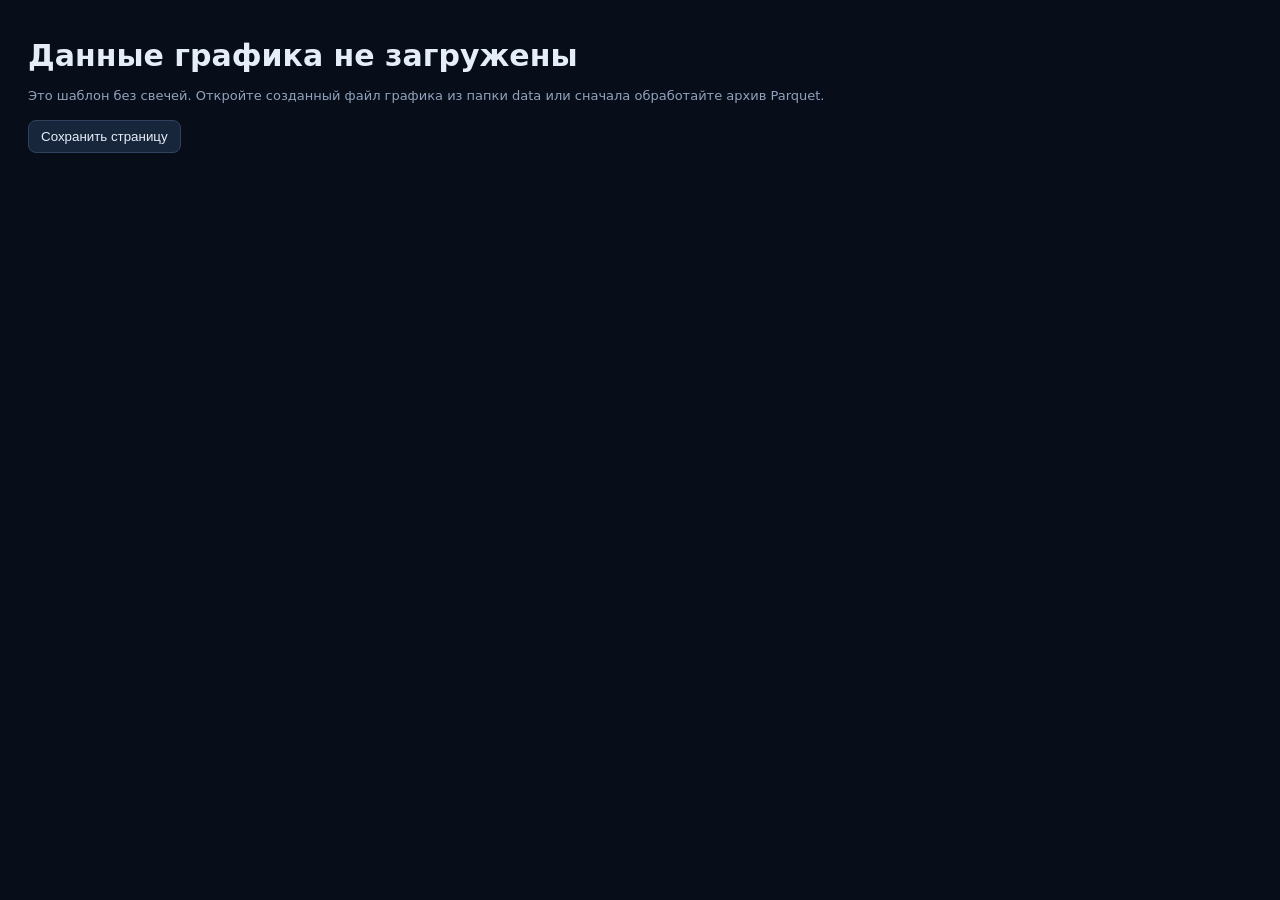
<file: chart_template.html>
<!doctype html>
<html lang="ru">
<meta charset="utf-8">
<meta name="viewport" content="width=device-width,initial-scale=1">
<title>__TITLE__ · минутные свечи</title>
<style>
:root{color-scheme:dark;font-family:Inter,system-ui,sans-serif;background:#080e19;color:#e5edf9}*{box-sizing:border-box}body{margin:0;padding:28px}main{max-width:1600px;margin:auto}.eyebrow{font-size:12px;letter-spacing:2px;color:#8295b2}h1{font-size:30px;margin:10px 0}h1 span{font-size:14px;color:#40d7b1;margin-left:12px}.muted{color:#91a3bd;font-size:13px;line-height:1.6}.panel{margin-top:22px;background:#101a2a;border:1px solid #23324a;border-radius:18px;overflow:hidden;box-shadow:0 20px 70px #0003}.toolbar{padding:16px 20px;display:flex;justify-content:space-between;align-items:center;gap:12px;flex-wrap:wrap}button,select{background:#18263b;color:#e5edf9;border:1px solid #30435e;border-radius:8px;padding:8px 12px;cursor:pointer}button:hover{background:#253b56}.stats{display:flex;gap:22px;padding:0 20px 16px;flex-wrap:wrap}.stat{font-size:12px;color:#91a3bd}.stat b{display:block;font-variant-numeric:tabular-nums;color:#ecf3ff;font-size:18px;margin-top:5px}#wrap{position:relative}canvas{display:block;width:100%;height:560px;touch-action:none}#tip{position:absolute;pointer-events:none;background:#17273cf5;border:1px solid #45607f;border-radius:10px;padding:12px;font-size:12px;line-height:1.8;box-shadow:0 8px 30px #0005;display:none;white-space:nowrap}#tip strong{color:#46d8b3}footer{padding:14px 20px;border-top:1px solid #23324a}#range{width:100%;accent-color:#40d7b1}label{font-size:12px;color:#91a3bd}@media(max-width:600px){body{padding:12px}h1{font-size:23px}canvas{height:460px}.stats{gap:14px}.stat b{font-size:15px}}
</style>
<main>
<div class="eyebrow">HYPERLIQUID / MARKET RESEARCH</div>
<h1>__TITLE__ <span>1 минута</span></h1>
<div class="muted">Сохранённые рыночные данные · цены в USDC · только завершённые свечи</div>
<div class="muted">__NOTICE__</div>
<p id="loading" class="muted" role="status">Загружаю свечи…</p>
<section class="panel">
<div class="toolbar"><div id="period" class="muted"></div><div><select id="zone" aria-label="Часовой пояс"><option value="Europe/Moscow">Москва · UTC+3</option><option value="UTC">UTC</option></select> <button id="in" aria-label="Приблизить">＋</button> <button id="out" aria-label="Отдалить">−</button> <button id="all">Весь период</button> <button id="save">Сохранить график</button></div></div>
<div class="stats" id="stats"></div>
<div id="wrap"><canvas id="chart" role="img" aria-label="Свечной график. Шкалы цен слева и справа, время снизу. Наведите указатель для точных цен."></canvas><div id="tip"></div></div>
<footer><label for="range">Положение в истории</label><input id="range" type="range" min="0" value="0" step="1"><div class="muted">Колесо мыши / ＋ − — масштаб · потяните график — перемещение · наведите на свечу — точные цены · двойной щелчок — весь период. Данные не обновляются автоматически.</div></footer>
</section>
<noscript>Для интерактивного графика включите JavaScript в браузере.</noscript>
</main>
<script>
(async()=>{
'use strict';
let loadError='';
const rows=await(async()=>{try{
 const payload=__CANDLES__;
 const row=r=>Array.isArray(r)?{timestamp_ms:r[0],open:r[1],high:r[2],low:r[3],close:r[4],volume:r[5]}:r;
 if(Array.isArray(payload))return payload.map(row);
 if(!('DecompressionStream' in window))throw new Error('Для этого файла нужен современный Chrome, Edge или Firefox.');
 const bytes=Uint8Array.from(atob(payload.data),c=>c.charCodeAt(0));
 const stream=new Blob([bytes]).stream().pipeThrough(new DecompressionStream('gzip'));
 const data=JSON.parse(await new Response(stream).text());
 if(payload.format==='rows-gzip-v1')return data.map(row);
 if(payload.format!=='delta-gzip-v1')throw new Error('Неизвестный формат данных.');
 let t=data.base,close=0;return data.deltas.map(r=>{t+=r[0]*60000;const bar={timestamp_ms:t,open:(close+r[1])/data.scale,high:(close+r[2])/data.scale,low:(close+r[3])/data.scale,close:(close+r[4])/data.scale,volume:r[5]};close+=r[4];return bar;});
}catch(error){if(!(error instanceof ReferenceError))loadError=error.message;return [];}})();
document.querySelector('#loading').style.display='none';
if(!rows.length){
 document.title='Шаблон графика — данные ещё не загружены';
 document.querySelector('main').innerHTML='<h1>Данные графика не загружены</h1><p id="load-message" class="muted"></p><button id="save-template">Сохранить страницу</button>';
 document.querySelector('#load-message').textContent=loadError||'Это шаблон без свечей. Откройте созданный файл графика из папки data или сначала обработайте архив Parquet.';
 document.querySelector('#save-template').onclick=()=>{const url=URL.createObjectURL(new Blob(['<!doctype html>\\n'+document.documentElement.outerHTML],{type:'text/html;charset=utf-8'}));const a=document.createElement('a');a.href=url;a.download='chart_template.html';a.click();setTimeout(()=>URL.revokeObjectURL(url),30000);};
}else{
document.querySelector('#save').onclick=()=>{const source='<!doctype html>\n'+document.documentElement.outerHTML;const url=URL.createObjectURL(new Blob([source],{type:'text/html;charset=utf-8'}));const link=document.createElement('a');link.href=url;link.download='Brent_Oil_Chart.html';document.body.appendChild(link);link.click();link.remove();setTimeout(()=>URL.revokeObjectURL(url),30000);};
const canvas=document.querySelector('#chart'),ctx=canvas.getContext('2d'),tip=document.querySelector('#tip'),range=document.querySelector('#range'),zone=document.querySelector('#zone');
let count=Math.min(120,rows.length),start=rows.length-count,hover=null,drag=null,geometry;
const price=n=>n.toLocaleString('ru-RU',{minimumFractionDigits:2,maximumFractionDigits:6});
const date=t=>new Intl.DateTimeFormat('ru-RU',{timeZone:zone.value,day:'2-digit',month:'2-digit',hour:'2-digit',minute:'2-digit',hourCycle:'h23'}).format(t);
function stats(r){document.querySelector('#stats').innerHTML=[['Открытие',r.open],['Максимум · верх тени',r.high],['Минимум · низ тени',r.low],['Закрытие',r.close],['Объём',r.volume]].map(([label,value])=>`<div class="stat">${label}<b>${price(value)}</b></div>`).join('');}
function draw(){
 count=Math.max(1,Math.min(rows.length,Math.round(count)));start=Math.max(0,Math.min(rows.length-count,Math.round(start)));
 const w=canvas.clientWidth,h=canvas.clientHeight,dpr=window.devicePixelRatio||1;canvas.width=Math.round(w*dpr);canvas.height=Math.round(h*dpr);ctx.setTransform(dpr,0,0,dpr,0,0);
 const left=w<600?66:86,right=w-left,top=24,bottom=h-45,pw=right-left,ph=bottom-top;
 const visible=rows.slice(start,start+count);let lo=Infinity,hi=-Infinity;for(const r of visible){lo=Math.min(lo,r.low);hi=Math.max(hi,r.high);}const pad=(hi-lo||hi*.001||1)*.12;lo-=pad;hi+=pad;
 const y=p=>bottom-(p-lo)/(hi-lo)*ph,step=pw/count,x=i=>left+(i-start+.5)*step;
 geometry={w,h,left,right,top,bottom,pw,ph,lo,hi,y,x,step};
 ctx.fillStyle='#101a2a';ctx.fillRect(0,0,w,h);ctx.font='11px system-ui';
 for(let j=0;j<=6;j++){const p=lo+(hi-lo)*j/6,yy=y(p);ctx.strokeStyle='#233149';ctx.beginPath();ctx.moveTo(left,yy);ctx.lineTo(right,yy);ctx.stroke();ctx.fillStyle='#91a3bd';ctx.textAlign='right';ctx.fillText(p.toFixed(2),left-10,yy+4);ctx.textAlign='left';ctx.fillText(p.toFixed(2),right+10,yy+4);}
 const ticks=Math.max(1,Math.floor(pw/145));for(let j=0;j<=ticks;j++){const i=start+Math.min(count-1,Math.floor(j*(count-1)/ticks)),xx=x(i);ctx.strokeStyle='#1d2a40';ctx.beginPath();ctx.moveTo(xx,top);ctx.lineTo(xx,bottom);ctx.stroke();ctx.textAlign='center';ctx.fillStyle='#91a3bd';ctx.fillText(date(rows[i].timestamp_ms),Math.max(left+45,Math.min(right-45,xx)),h-16);}
 ctx.save();ctx.beginPath();ctx.rect(left,top,pw,ph);ctx.clip();
 visible.forEach((r,j)=>{const xx=x(start+j);ctx.fillStyle=ctx.strokeStyle=r.close>=r.open?'#40d7b1':'#f27586';ctx.beginPath();ctx.moveTo(xx,y(r.high));ctx.lineTo(xx,y(r.low));ctx.stroke();ctx.fillRect(xx-Math.max(1,step*.62)/2,Math.min(y(r.open),y(r.close)),Math.max(1,step*.62),Math.max(1,Math.abs(y(r.open)-y(r.close))));});
 const last=visible[visible.length-1];ctx.setLineDash([4,4]);ctx.strokeStyle='#6e93b4';ctx.beginPath();ctx.moveTo(left,y(last.close));ctx.lineTo(right,y(last.close));ctx.stroke();ctx.setLineDash([]);
 if(hover&&hover.i>=start&&hover.i<start+count){const r=rows[hover.i],xx=x(hover.i),yy=Math.max(top,Math.min(bottom,hover.y));ctx.strokeStyle='#c2cfe6';ctx.setLineDash([3,4]);ctx.beginPath();ctx.moveTo(xx,top);ctx.lineTo(xx,bottom);ctx.moveTo(left,yy);ctx.lineTo(right,yy);ctx.stroke();ctx.setLineDash([]);
 for(const [value,label] of [[r.high,'Макс'],[r.low,'Мин']]){const ty=y(value);ctx.fillStyle='#e2ecfb';ctx.beginPath();ctx.arc(xx,ty,3,0,Math.PI*2);ctx.fill();ctx.font='bold 12px system-ui';const text=`${label} ${price(value)}`,tw=ctx.measureText(text).width;let tx=xx+9;if(tx+tw>right)tx=xx-tw-9;ctx.fillStyle='#101a2a';ctx.fillRect(tx-3,ty-16,tw+6,18);ctx.fillStyle='#e2ecfb';ctx.textAlign='left';ctx.fillText(text,tx,ty-3);}
 stats(r);
 }else stats(last);
 ctx.restore();
 if(hover){const yy=Math.max(top,Math.min(bottom,hover.y)),p=hi-(yy-top)/ph*(hi-lo);ctx.fillStyle='#d1e3f7';ctx.fillRect(0,yy-10,left-3,20);ctx.fillRect(right+3,yy-10,w-right,20);ctx.fillStyle='#0a1423';ctx.textAlign='right';ctx.fillText(price(p),left-9,yy+4);ctx.textAlign='left';ctx.fillText(price(p),right+9,yy+4);}
 range.max=rows.length-count;range.value=start;range.disabled=count===rows.length;document.querySelector('#period').textContent=`${date(visible[0].timestamp_ms)} — ${date(last.timestamp_ms)} · ${count} свечей`;
}
function zoom(factor,anchor=.5){const next=Math.min(rows.length,Math.max(Math.min(10,rows.length),Math.round(count*factor)));start+=Math.round((count-next)*anchor);count=next;hover=null;tip.style.display='none';draw();}
function position(event){const box=canvas.getBoundingClientRect();return {x:event.clientX-box.left,y:event.clientY-box.top};}
canvas.addEventListener('pointermove',e=>{const p=position(e);if(drag){start=drag.start-Math.round((p.x-drag.x)/geometry.step);hover=null;tip.style.display='none';draw();return;}const g=geometry;if(p.x<g.left||p.x>g.right||p.y<g.top||p.y>g.bottom){hover=null;tip.style.display='none';draw();return;}const i=Math.min(rows.length-1,start+Math.floor((p.x-g.left)/g.step));hover={i,y:p.y};const r=rows[i];tip.innerHTML=`<strong>${date(r.timestamp_ms)}</strong><br>Открытие: ${price(r.open)}<br>Максимум: ${price(r.high)}<br>Минимум: ${price(r.low)}<br>Закрытие: ${price(r.close)}<br>Объём: ${price(r.volume)}`;tip.style.display='block';tip.style.left=Math.max(4,Math.min(g.w-tip.offsetWidth-4,p.x+18))+'px';tip.style.top=(p.y>g.h/2?20:g.h-tip.offsetHeight-55)+'px';draw();});
canvas.addEventListener('pointerleave',()=>{hover=null;tip.style.display='none';draw();});
canvas.addEventListener('pointerdown',e=>{drag={x:position(e).x,start};canvas.setPointerCapture(e.pointerId);canvas.style.cursor='grabbing';});
function release(){drag=null;canvas.style.cursor='crosshair';}canvas.addEventListener('pointerup',release);canvas.addEventListener('pointercancel',release);
canvas.addEventListener('wheel',e=>{e.preventDefault();const p=position(e);zoom(e.deltaY>0?1.25:.8,Math.max(0,Math.min(1,(p.x-geometry.left)/geometry.pw)));},{passive:false});
function all(){count=rows.length;start=0;hover=null;tip.style.display='none';draw();}
canvas.addEventListener('dblclick',all);document.querySelector('#all').onclick=all;document.querySelector('#in').onclick=()=>zoom(.7);document.querySelector('#out').onclick=()=>zoom(1.4);range.oninput=()=>{start=Number(range.value);hover=null;tip.style.display='none';draw();};zone.onchange=()=>{hover=null;tip.style.display='none';draw();};new ResizeObserver(draw).observe(canvas);canvas.style.cursor='crosshair';draw();
}
})().catch(error=>{const status=document.querySelector('#loading');if(status){status.style.display='block';status.textContent='Не удалось открыть график: '+error.message;}});
</script>
</html>
</file>
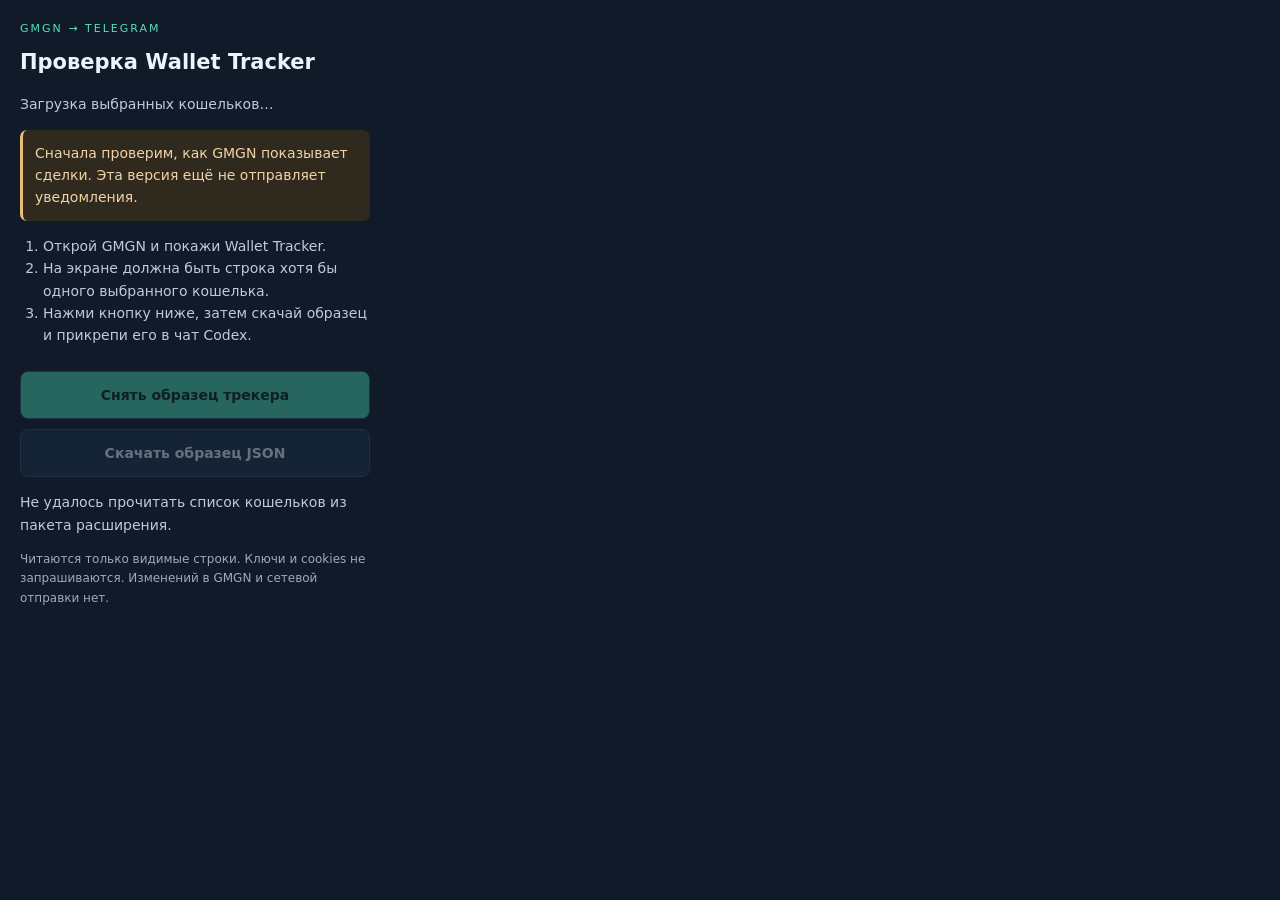
<file: browser_extension/popup.html>
<!doctype html><html lang="ru"><meta charset="utf-8">
<meta name="viewport" content="width=device-width,initial-scale=1">
<title>GMGN — проверка трекера</title>
<link rel="stylesheet" href="popup.css">
<main><div class="tag">GMGN → TELEGRAM</div><h1>Проверка Wallet Tracker</h1>
<p id="wallets">Загрузка выбранных кошельков…</p>
<div class="notice">Сначала проверим, как GMGN показывает сделки. Эта версия ещё не отправляет уведомления.</div>
<ol><li>Открой GMGN и покажи Wallet Tracker.</li><li>На экране должна быть строка хотя бы одного выбранного кошелька.</li><li>Нажми кнопку ниже, затем скачай образец и прикрепи его в чат Codex.</li></ol>
<button id="capture" disabled>Снять образец трекера</button>
<button id="download" disabled>Скачать образец JSON</button>
<p id="status" role="status"></p>
<p class="muted">Читаются только видимые строки. Ключи и cookies не запрашиваются. Изменений в GMGN и сетевой отправки нет.</p>
</main><script type="module" src="popup.js"></script></html>
</file>
<file: browser_extension/popup.css>
:root{color-scheme:dark;font:14px/1.6 system-ui;background:#101a28;color:#ecf3fb}body{margin:0;width:390px}main{padding:20px}.tag{font-size:11px;letter-spacing:2px;color:#54dfbb}h1{font-size:21px;margin:8px 0}p,ol{color:#bccbdf}ol{padding-left:23px}.notice{padding:12px;background:#30291e;border-left:3px solid #e9bd73;border-radius:7px;color:#efd3a7}button{font:inherit;font-weight:650;width:100%;padding:12px;margin-top:10px;border-radius:8px;border:1px solid #3a526d;background:#49d8b0;color:#0b281f;cursor:pointer}button:disabled{opacity:.4;cursor:default}#download{background:#1d314b;color:#eaf4ff}#status{white-space:pre-line}.muted{font-size:12px;color:#99abc3}
</file>
